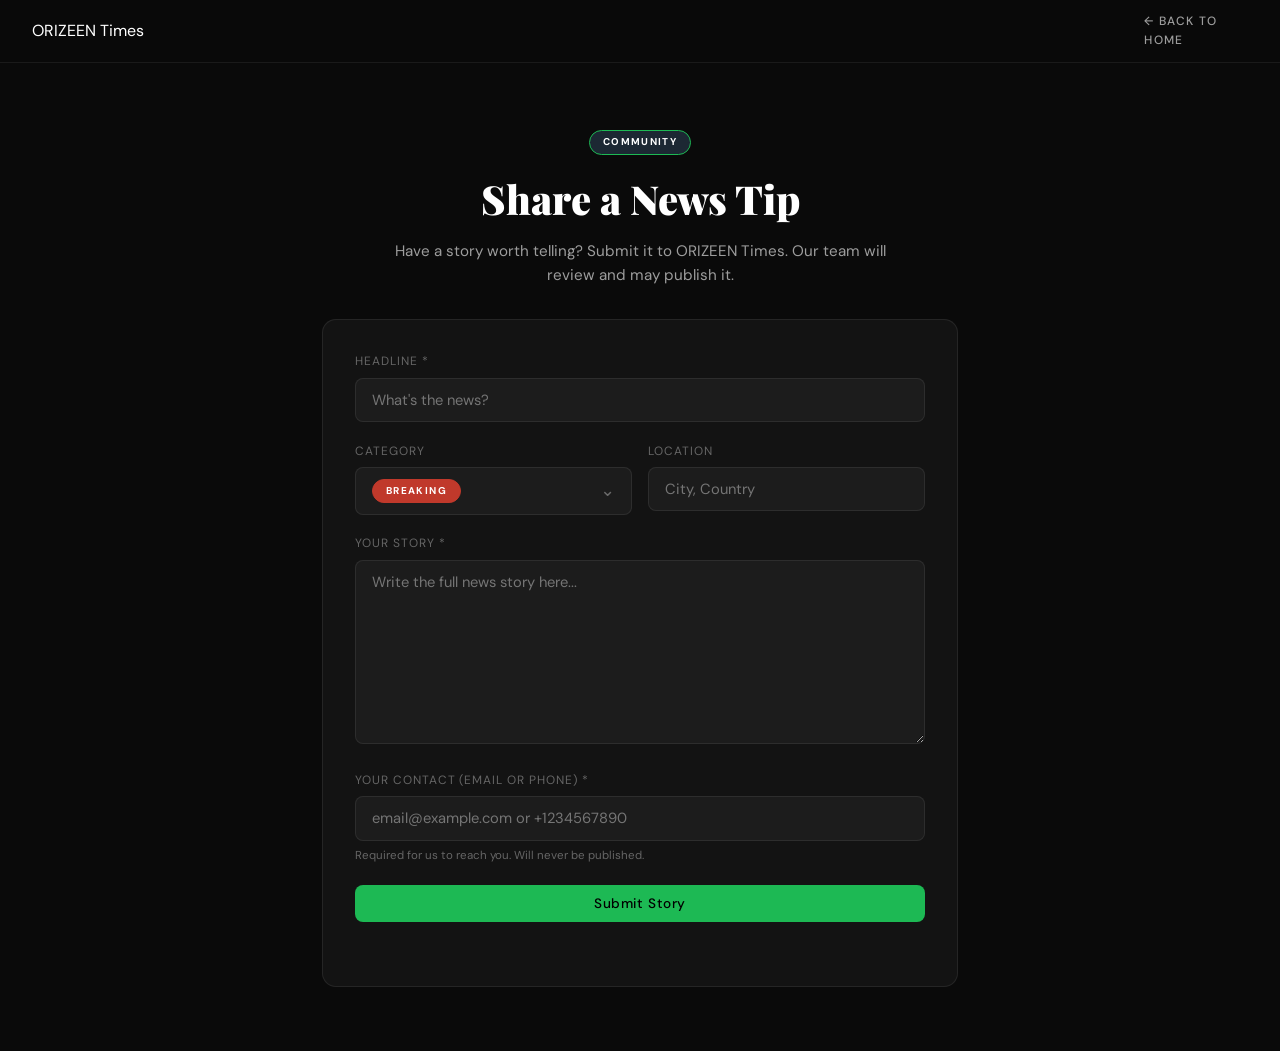
<file: submit.html>
<!DOCTYPE html>
<html lang="en">
<head>
  <meta charset="UTF-8"/>
  <meta name="viewport" content="width=device-width, initial-scale=1.0"/>
  <title>Share News — ORIZEEN Times</title>
  <link rel="stylesheet" href="style.css"/>
  <link rel="preconnect" href="https://fonts.googleapis.com">
  <link href="https://fonts.googleapis.com/css2?family=Playfair+Display:ital,wght@0,700;0,900;1,400&family=DM+Sans:wght@300;400;500&display=swap" rel="stylesheet">
<!-- Favicon -->
<link rel="icon" type="image/jpeg" href="https://i.ibb.co/rGmrygt3/Picsart-26-05-26-11-05-56-835.jpg"/>
<link rel="apple-touch-icon" href="https://i.ibb.co/rGmrygt3/Picsart-26-05-26-11-05-56-835.jpg"/>

<!-- Social thumbnail (shown in search results, bookmarks, link previews) -->
<meta property="og:image" content="https://i.ibb.co/9HJgqzfp/Picsart-26-05-26-08-14-42-179.png"/>
<meta property="og:site_name" content="ORIZEEN Times"/>
<meta property="og:type" content="website"/>
<meta name="twitter:card" content="summary_large_image"/>
<meta name="twitter:image" content="https://i.ibb.co/9HJgqzfp/Picsart-26-05-26-08-14-42-179.png"/>
</head>
<body>

  <header class="site-header">
    <div class="header-inner">
      <a href="index.html" class="logo">
        <span class="logo-main">ORIZEEN</span>
        <span class="logo-sub">Times</span>
      </a>
      <nav class="main-nav">
        <a href="index.html">← Back to Home</a>
      </nav>
    </div>
  </header>

  <main class="submit-page">
    <div class="submit-wrap">
      <div class="submit-header">
        <span class="category-badge world">COMMUNITY</span>
        <h1 class="submit-title">Share a News Tip</h1>
        <p class="submit-sub">Have a story worth telling? Submit it to ORIZEEN Times. Our team will review and may publish it.</p>
      </div>

      <div class="admin-card" id="submitForm">
        <div class="form-group">
          <label>Headline *</label>
          <input type="text" id="sTitle" class="admin-input" placeholder="What's the news?"/>
        </div>
        <div class="form-row">
          <div class="form-group">
            <label>Category</label>
            <div class="custom-select" id="sCategorySelect">
              <div class="custom-select-trigger" id="sCategoryTrigger">
                <span class="category-badge breaking" id="sCategoryBadge">BREAKING</span>
                <span class="custom-select-arrow">&#8964;</span>
              </div>
              <div class="custom-select-dropdown" id="sCategoryDropdown">
                <div class="custom-option" data-value="BREAKING"><span class="category-badge breaking">BREAKING</span></div>
                <div class="custom-option" data-value="WORLD"><span class="category-badge world">WORLD</span></div>
                <div class="custom-option" data-value="POLITICS"><span class="category-badge politics">POLITICS</span></div>
                <div class="custom-option" data-value="TECH"><span class="category-badge tech">TECH</span></div>
                <div class="custom-option" data-value="BUSINESS"><span class="category-badge business">BUSINESS</span></div>
                <div class="custom-option" data-value="SPORTS"><span class="category-badge sports">SPORTS</span></div>
                <div class="custom-option" data-value="CULTURE"><span class="category-badge culture">CULTURE</span></div>
                <div class="custom-option" data-value="SCIENCE"><span class="category-badge science">SCIENCE</span></div>
                <div class="custom-option" data-value="OPINION"><span class="category-badge opinion">OPINION</span></div>
              </div>
              <input type="hidden" id="sCategory" value="BREAKING"/>
            </div>
          </div>
          <div class="form-group">
            <label>Location</label>
            <input type="text" id="sLocation" class="admin-input" placeholder="City, Country"/>
          </div>
        </div>
        <div class="form-group">
          <label>Your Story *</label>
          <textarea id="sContent" class="admin-input" rows="8" placeholder="Write the full news story here..."></textarea>
        </div>
        <div class="form-group">
          <label>Your Contact (Email or Phone) *</label>
          <input type="text" id="sContact" class="admin-input" placeholder="email@example.com or +1234567890"/>
          <p class="field-note">Required for us to reach you. Will never be published.</p>
        </div>
        <button class="admin-btn green" onclick="submitNews()" style="width:100%">
          Submit Story
        </button>
        <p class="form-msg" id="submitMsg"></p>
      </div>

      <div class="submit-success" id="submitSuccess" style="display:none">
        <div class="success-icon">✅</div>
        <h2>Submitted Successfully!</h2>
        <p>Thank you for sharing. Our team will review your story and contact you if it gets published.</p>
        <a href="index.html" class="admin-btn green" style="display:inline-block;margin-top:1.5rem">
          Back to Home
        </a>
      </div>
    </div>
  </main>

  <script src="config.js"></script>
  <script src="theme.js"></script>
  <script src="submit.js"></script>
</body>
</html>
</file>
<file: style.css>
/* ================================
   ORIZEEN TIMES — GLOBAL STYLES
   ================================ */

:root {
  --bg: #0A0A0A;
  --bg2: #111111;
  --surface: rgba(255,255,255,0.04);
  --border: rgba(255,255,255,0.08);
  --text: #FFFFFF;
  --text2: rgba(255,255,255,0.6);
  --text3: rgba(255,255,255,0.35);
  --green: #1DB954;
  --gold: #C9A84C;
  --red: #C0392B;
  --black: #0A0A0A;
  --white: #FFFFFF;
  --green-dark: #145A32;
  --glass: rgba(255,255,255,0.08);
  --font-display: 'Playfair Display', Georgia, serif;
  --font-body: 'DM Sans', system-ui, sans-serif;
  --shadow: 0 4px 24px rgba(29,185,84,0.15);
  --shadow-card: 0 4px 32px rgba(29,185,84,0.12);
  --header-bg: rgba(10,10,10,0.95);
  --ticker-bg: rgba(0,0,0,0.5);
  --ticker-text: rgba(255,255,255,0.55);
  --nav-text: rgba(255,255,255,0.6);
  --date-text: rgba(255,255,255,0.35);
  --card-no-img: #111111;
}

[data-theme="light"] {
  --bg: #F5F5F0;
  --bg2: #EAEAE4;
  --surface: rgba(0,0,0,0.03);
  --border: rgba(0,0,0,0.1);
  --text: #0A0A0A;
  --text2: rgba(0,0,0,0.6);
  --text3: rgba(0,0,0,0.4);
  --black: #0A0A0A;
  --white: #0A0A0A;
  --glass: rgba(0,0,0,0.06);
  --shadow: 0 4px 24px rgba(0,0,0,0.08);
  --shadow-card: 0 4px 24px rgba(0,0,0,0.1);
  --header-bg: rgba(245,245,240,0.97);
  --ticker-bg: rgba(0,0,0,0.06);
  --ticker-text: rgba(0,0,0,0.55);
  --nav-text: rgba(0,0,0,0.6);
  --date-text: rgba(0,0,0,0.4);
  --card-no-img: #DEDED8;
}

[data-theme="dark"] {
  --bg: #0A0A0A;
  --bg2: #111111;
  --surface: rgba(255,255,255,0.04);
  --border: rgba(255,255,255,0.08);
  --text: #FFFFFF;
  --text2: rgba(255,255,255,0.6);
  --text3: rgba(255,255,255,0.35);
  --black: #0A0A0A;
  --white: #FFFFFF;
  --glass: rgba(255,255,255,0.08);
  --shadow: 0 4px 24px rgba(29,185,84,0.15);
  --shadow-card: 0 4px 32px rgba(29,185,84,0.12);
  --header-bg: rgba(10,10,10,0.95);
  --ticker-bg: rgba(0,0,0,0.5);
  --ticker-text: rgba(255,255,255,0.55);
  --nav-text: rgba(255,255,255,0.6);
  --date-text: rgba(255,255,255,0.35);
  --card-no-img: #111111;
}

*, *::before, *::after { box-sizing: border-box; margin: 0; padding: 0; }
html { scroll-behavior: smooth; }

body {
  background: var(--bg);
  color: var(--text);
  font-family: var(--font-body);
  font-size: 16px;
  line-height: 1.6;
  min-height: 100vh;
  transition: background 0.4s ease, color 0.4s ease;
}

a { color: inherit; text-decoration: none; }
img { width: 100%; display: block; object-fit: cover; }

/* === HEADER === */
.site-header {
  position: sticky; top: 0; z-index: 100;
  background: rgba(10,10,10,0.98) !important;
  backdrop-filter: blur(20px);
  border-bottom: 1px solid rgba(255,255,255,0.07);
  transition: none;
}

.logo-bar {
  display: flex;
  justify-content: center;
  align-items: center;
  padding: 0.5rem 0;
  border-bottom: 1px solid rgba(255,255,255,0.06);
  width: 100%;
  max-height: 120px;
  overflow: hidden;
  transition: max-height 0.4s ease, padding 0.4s ease, opacity 0.3s ease;
  opacity: 1;
}

.logo-bar.hidden {
  max-height: 0;
  padding: 0;
  opacity: 0;
  border-bottom: none;
}
.logo {
  display: block;
  width: 100%;
}

.logo-img {
  width: 40%;
  height: auto;
  display: block;
  object-fit: contain;
  margin: 0 auto;
}

.header-inner {
  max-width: 1280px; margin: 0 auto;
  padding: 0.75rem 2rem;
  display: flex; align-items: center;
  justify-content: center; gap: 1.5rem;
}

.main-nav { display: flex; gap: 1.5rem; flex-wrap: wrap; }
.main-nav a {
  font-size: 0.75rem; font-weight: 500;
  letter-spacing: 0.1em; text-transform: uppercase;
  color: var(--nav-text);
  transition: color 0.2s;
}
.main-nav a:hover { color: var(--green); }

.live-date {
  font-size: 0.7rem; color: var(--date-text);
  white-space: nowrap; letter-spacing: 0.04em;
}

/* === DATE PANEL === */
.date-panel {
  background: var(--bg2);
  border-bottom: 1px solid var(--border);
  padding: 0.5rem 2rem;
  transition: background 0.4s ease;
}
.date-panel-inner {
  max-width: 1280px;
  margin: 0 auto;
  display: flex;
  align-items: center;
  gap: 0.75rem;
  font-size: 0.72rem;
  color: var(--text3);
  letter-spacing: 0.08em;
  text-transform: uppercase;
  font-family: var(--font-body);
}
.date-panel-day { color: var(--green); font-weight: 600; }
.date-panel-divider { opacity: 0.3; }
.date-panel-edition { color: var(--gold); font-weight: 500; }

/* === TICKER === */
.ticker-bar {
  display: flex; align-items: center;
  overflow: hidden; height: 2rem;
  border-top: 1px solid var(--border);
  background: var(--ticker-bg);
  transition: background 0.4s ease;
}
.ticker-label {
  background: var(--green); color: #000;
  font-size: 0.6rem; font-weight: 700;
  letter-spacing: 0.15em; padding: 0 1rem;
  height: 100%; display: flex;
  align-items: center; flex-shrink: 0;
}
.ticker-wrap { overflow: hidden; flex: 1; }
.ticker-track {
  display: flex; gap: 3rem;
  animation: ticker 35s linear infinite;
  white-space: nowrap; padding-left: 2rem;
}
.ticker-item { font-size: 0.72rem; color: var(--ticker-text); }
.ticker-item a { color: var(--ticker-text); }
.ticker-item a:hover { color: var(--green); }
@keyframes ticker {
  0% { transform: translateX(0); }
  100% { transform: translateX(-50%); }
}

/* === FEATURED SECTION === */
.featured-section {
  border-bottom: 1px solid var(--border);
  padding: 3rem 2rem;
}
.featured-inner { max-width: 1280px; margin: 0 auto; }
.featured-card-wrap { display: flex; justify-content: flex-start; }

.photocard {
  display: grid;
  grid-template-columns: 380px 1fr;
  gap: 2rem;
  align-items: start;
  background: var(--surface);
  border: 1px solid var(--border);
  border-radius: 14px;
  overflow: hidden;
  max-width: 860px;
  width: 100%;
  transition: border-color 0.3s, box-shadow 0.3s;
  text-decoration: none;
  color: inherit;
}
.photocard:hover {
  border-color: rgba(29,185,84,0.3);
  box-shadow: 0 8px 40px rgba(0,0,0,0.3);
}
.photocard-img-wrap {
  position: relative;
  aspect-ratio: 1 / 1;
  overflow: hidden;
  background: var(--card-no-img);
  flex-shrink: 0;
}
.photocard-img-wrap img {
  width: 100%; height: 100%;
  object-fit: cover; display: block;
  transition: transform 0.4s ease;
}
.photocard:hover .photocard-img-wrap img { transform: scale(1.03); }
.photocard-img-wrap .category-badge {
  position: absolute; top: 0.75rem; left: 0.75rem;
}
.photocard-no-img {
  width: 100%; height: 100%;
  background: var(--card-no-img);
}
.photocard-body {
  padding: 2rem 2rem 2rem 0;
  display: flex; flex-direction: column;
  gap: 0.75rem; justify-content: center;
}
.photocard-title {
  font-family: var(--font-display);
  font-size: clamp(1.4rem, 2.5vw, 2rem);
  font-weight: 900; line-height: 1.2;
  color: var(--text);
}
.photocard-excerpt {
  font-size: 0.92rem;
  color: var(--text2);
  line-height: 1.65;
  display: -webkit-box;
  -webkit-line-clamp: 3;
  -webkit-box-orient: vertical;
  overflow: hidden;
}
.photocard-meta {
  display: flex; gap: 1.25rem;
  font-size: 0.75rem; color: var(--text3);
  flex-wrap: wrap;
}
.photocard-read {
  display: inline-block;
  font-size: 0.8rem; font-weight: 500;
  color: var(--green); letter-spacing: 0.05em;
  margin-top: 0.5rem; transition: letter-spacing 0.2s;
}
.photocard:hover .photocard-read { letter-spacing: 0.1em; }

.photocard-source {
  font-size: 0.72rem; color: var(--text3); margin-top: 0.35rem;
}
.photocard-source a { color: var(--green); text-decoration: none; }
.photocard-source a:hover { text-decoration: underline; }

.featured-star {
  position: absolute; top: 12px; right: 12px;
  background: var(--gold); color: #000;
  font-size: 0.7rem; font-weight: 800;
  padding: 4px 10px; border-radius: 999px; letter-spacing: 1px;
}

@media (max-width: 640px) {
  .photocard { grid-template-columns: 1fr; }
  .photocard-img-wrap {
    aspect-ratio: 1 / 1;
    width: 100%;
    min-height: unset;
  }
  .photocard-body { padding: 1.25rem; }
}

/* === CATEGORY BADGES === */
.category-badge {
  display: inline-block;
  padding: 0.22rem 0.8rem;
  border-radius: 999px;
  font-size: 0.62rem; font-weight: 700;
  letter-spacing: 0.14em; text-transform: uppercase;
  background: var(--glass);
  border: 1px solid var(--green);
  color: var(--text);
}
.category-badge.breaking { background: var(--red); border-color: var(--red); color: #fff; }
.category-badge.politics { background: var(--green-dark); border-color: var(--gold); color: #fff; }
.category-badge.business { background: var(--gold); border-color: var(--gold); color: #000; }
.category-badge.sports { background: var(--green); border-color: var(--green); color: #000; }
.category-badge.culture { background: #1A1A2E; border-color: var(--gold); color: var(--gold); }
.category-badge.science { background: #117A65; border-color: #1ABC9C; color: #fff; }
.category-badge.exclusive { background: #0A0A0A; border-color: var(--gold); color: var(--gold); }
.category-badge.orizeenals { background: #0A0A0A; border-color: var(--gold); color: var(--gold); box-shadow: 0 0 8px rgba(201,168,76,0.3); }
.category-badge.tech { background: #0E6655; border-color: var(--green); color: var(--green); }
.category-badge.opinion { background: transparent; border-color: var(--red); color: var(--text); }
.category-badge.world { background: #1C2833; border-color: var(--green); color: #fff; }

/* === ARTICLES SECTION === */
.articles-section {
  max-width: 1280px; margin: 0 auto;
  padding: 4rem 2rem;
}
.section-header {
  display: flex; align-items: center;
  gap: 1.5rem; margin-bottom: 2.5rem;
}
.section-header h2 {
  font-family: var(--font-display);
  font-size: 0.9rem; font-weight: 700;
  letter-spacing: 0.14em; text-transform: uppercase;
  color: var(--text3); white-space: nowrap;
}
.section-line {
  flex: 1; height: 1px;
  background: linear-gradient(to right, rgba(29,185,84,0.35), transparent);
}
.articles-grid {
  display: grid;
  grid-template-columns: repeat(auto-fill, minmax(290px, 1fr));
  gap: 1.75rem;
}
.no-articles { color: var(--text3); font-size: 0.9rem; padding: 2rem 0; }

/* === ARTICLE CARD === */
.article-card {
  background: var(--surface);
  border: 1px solid var(--border);
  border-radius: 16px;
  border-left: 3px solid var(--card-accent, var(--green));
  overflow: hidden;
  display: grid;
  grid-template-columns: 1fr 180px;
  gap: 0;
  align-items: center;
  box-shadow: var(--shadow-card);
  transition: transform 0.2s ease, box-shadow 0.3s ease, border-color 0.2s ease;
}
.article-card:hover {
  transform: translateY(-3px);
  box-shadow: 0 8px 40px rgba(29,185,84,0.2);
  border-color: rgba(29,185,84,0.25);
}

[data-theme="light"] .article-card:hover {
  box-shadow: 0 8px 32px rgba(0,0,0,0.15);
  border-color: rgba(0,0,0,0.15);
}

.card-image {
  order: 2;
  position: relative;
  aspect-ratio: 1 / 1;
  overflow: hidden;
  background: var(--card-no-img);
  border-radius: 10px;
  margin: 1rem 1rem 1rem 0;
}
.card-image img { height: 100%; transition: transform 0.45s ease; }
.article-card:hover .card-image img { transform: scale(1.04); }
.card-image .category-badge { position: absolute; top: 0.5rem; left: 0.5rem; }
.card-no-img {
  width: 100%; height: 100%;
  background: var(--card-no-img);
}
.card-body {
  order: 1;
  padding: 1.25rem;
}
.card-title {
  font-family: var(--font-display);
  font-size: 1rem; font-weight: 700;
  line-height: 1.35; margin-bottom: 0.4rem;
  color: var(--text);
}
.card-title a { color: var(--text); text-decoration: none; }
.card-title a:hover { color: var(--green); }
.card-excerpt {
  font-size: 0.8rem;
  color: var(--text2);
  line-height: 1.55; margin-bottom: 0.75rem;
  display: -webkit-box;
  -webkit-line-clamp: 2;
  -webkit-box-orient: vertical;
  overflow: hidden;
}
.card-meta {
  display: flex; gap: 0.75rem; flex-wrap: wrap;
  font-size: 0.7rem; color: var(--text3);
  margin-top: 0.5rem;
}
.card-source {
  font-size: 0.72rem; color: var(--text3); margin-top: 0.35rem;
}
.card-source a { color: var(--green); text-decoration: none; }
.card-source a:hover { text-decoration: underline; }

/* === LOAD MORE === */
.load-more-wrap { text-align: center; padding: 2rem 0; }
.load-more-btn {
  background: transparent;
  border: 1px solid rgba(29,185,84,0.4);
  color: var(--green); padding: 0.7rem 2.5rem;
  border-radius: 6px; font-size: 0.82rem;
  font-family: var(--font-body);
  letter-spacing: 0.1em; text-transform: uppercase;
  cursor: pointer; transition: background 0.2s, border-color 0.2s;
}
.load-more-btn:hover {
  background: rgba(29,185,84,0.1);
  border-color: var(--green);
}

/* === POST PAGE === */
.post-body-wrap {
  max-width: 100%;
  padding: 3rem 4rem 5rem;
}
@media (max-width: 768px) {
  .post-body-wrap { padding: 2rem 1.25rem 4rem; }
}
.post-hero {
  width: min(600px, 100%);
  aspect-ratio: 1 / 1;
  overflow: hidden;
  border-radius: 12px;
  margin: 0 auto 2rem;
}
@media (max-width: 640px) {
  .post-hero { width: 100%; }
}
.post-hero img { width: 100%; height: 100%; object-fit: cover; display: block; }
.post-header {
  margin-bottom: 2rem;
  display: flex; flex-direction: column; gap: 0.75rem;
}
.post-divider { width: 3rem; height: 2px; background: var(--green); margin-top: 0.5rem; }
.post-title {
  font-family: var(--font-display);
  font-size: clamp(1.8rem, 4vw, 3rem);
  font-weight: 900; line-height: 1.15;
  margin: 0.75rem 0;
  color: var(--text);
}
.post-meta {
  display: flex; gap: 1.5rem; flex-wrap: wrap;
  font-size: 0.78rem; color: var(--text2);
  letter-spacing: 0.04em;
}
.post-body {
  font-size: 1.05rem; line-height: 1.9;
  color: var(--text2);
}
.post-body p { margin-bottom: 1.5rem; }
.post-body a { color: var(--green); border-bottom: 1px solid rgba(29,185,84,0.3); }
.back-link {
  display: inline-block; margin-top: 3rem;
  font-size: 0.82rem; color: var(--text3);
  letter-spacing: 0.08em; text-transform: uppercase;
  border-bottom: 1px solid var(--border);
  transition: color 0.2s;
}
.back-link:hover { color: var(--green); }

/* === FOOTER === */
.site-footer {
  background: #0A0A0A !important;
  border-top: 1px solid rgba(255,255,255,0.07) !important;
  padding: 3rem 2rem;
  text-align: center;
  color: rgba(255,255,255,0.6) !important;
}
.footer-inner { max-width: 1280px; margin: 0 auto; }
.footer-logo {
  display: flex; justify-content: center; margin-bottom: 0.75rem;
}
.footer-logo-img { height: 50px; width: auto; object-fit: contain; opacity: 0.8; }
.footer-copy { font-size: 0.72rem; color: var(--text3); text-align: center; margin-top: 1rem; }
.footer-legal {
  display: flex; flex-wrap: wrap; gap: 1rem;
  justify-content: center; margin: 1rem 0 0.5rem;
}
.footer-legal a {
  font-size: 0.72rem; color: var(--text3);
  text-decoration: none; letter-spacing: 0.05em; transition: color 0.2s;
}
.footer-legal a:hover { color: var(--green); }

/* === SOCIAL BADGES === */
.social-links {
  display: flex; justify-content: center;
  gap: 0.75rem; margin-bottom: 1.25rem;
}
.social-badge {
  display: flex; align-items: center; justify-content: center;
  width: 38px; height: 38px; border-radius: 999px;
  border: 1px solid var(--border); color: var(--text2);
  transition: color 0.2s, border-color 0.2s, background 0.2s, transform 0.2s;
}
.social-badge:hover { transform: translateY(-2px); }
.social-badge.threads:hover { color: var(--text); border-color: var(--text); background: var(--surface); }
.social-badge.x:hover { color: var(--text); border-color: var(--text); background: var(--surface); }
.social-badge.instagram:hover { color: #E1306C; border-color: #E1306C; background: rgba(225,48,108,0.08); }
.social-badge.facebook:hover { color: #1877F2; border-color: #1877F2; background: rgba(24,119,242,0.08); }
.social-badge.hikmah:hover { border-color: #00A86B; color: #00A86B; background: rgba(0,168,107,0.08); }
.social-badge.kotha:hover { border-color: #4A90E2; color: #4A90E2; background: rgba(74,144,226,0.08); }

/* === ADMIN === */
.admin-body { background: var(--bg); }
.login-screen {
  min-height: 100vh; display: flex;
  align-items: center; justify-content: center;
  background: var(--bg);
}
.login-box {
  background: var(--surface);
  border: 1px solid var(--border);
  border-radius: 16px; padding: 3rem;
  width: 100%; max-width: 400px;
}
.login-title {
  font-family: var(--font-display);
  font-size: 1.4rem; margin-bottom: 1.5rem;
  text-align: center; color: var(--text);
}
.login-error { color: var(--red); font-size: 0.82rem; margin-top: 0.75rem; text-align: center; }

.admin-header {
  background: var(--header-bg);
  backdrop-filter: blur(20px);
  border-bottom: 1px solid var(--border);
  padding: 1rem 2rem;
  display: flex; align-items: center; gap: 1.5rem;
  position: sticky; top: 0; z-index: 100;
}
.admin-badge {
  font-size: 0.65rem; letter-spacing: 0.15em;
  text-transform: uppercase; color: var(--green);
  border: 1px solid rgba(29,185,84,0.3);
  padding: 0.2rem 0.7rem; border-radius: 999px;
}
.admin-inner {
  max-width: 900px; margin: 0 auto;
  padding: 2.5rem 1.5rem;
  display: flex; flex-direction: column; gap: 2rem;
}
.admin-card {
  background: var(--surface);
  border: 1px solid var(--border);
  border-radius: 14px; padding: 2rem;
}
.admin-card h3 {
  font-family: var(--font-display);
  font-size: 1.15rem; margin-bottom: 1.5rem;
  color: var(--text);
}
.form-group { margin-bottom: 1.2rem; }
.form-group label {
  display: block; font-size: 0.75rem;
  letter-spacing: 0.08em; text-transform: uppercase;
  color: var(--text3); margin-bottom: 0.4rem;
}
.form-row { display: grid; grid-template-columns: 1fr 1fr; gap: 1rem; }
.admin-input {
  width: 100%; background: var(--surface);
  border: 1px solid var(--border);
  border-radius: 8px; padding: 0.7rem 1rem;
  color: var(--text); font-family: var(--font-body);
  font-size: 0.92rem; transition: border-color 0.2s;
  resize: vertical;
}
.admin-input:focus { outline: none; border-color: rgba(29,185,84,0.5); }
select.admin-input { cursor: pointer; }
option { background: var(--bg2); color: var(--text); }

.form-actions { display: flex; gap: 1rem; margin-top: 1rem; }
.form-msg { font-size: 0.82rem; margin-top: 0.75rem; min-height: 1.2rem; }

.admin-btn {
  padding: 0.65rem 1.5rem;
  border-radius: 8px; border: none;
  font-family: var(--font-body);
  font-size: 0.85rem; font-weight: 500;
  cursor: pointer; transition: opacity 0.2s, transform 0.15s;
  letter-spacing: 0.04em;
}
.admin-btn:hover { opacity: 0.85; transform: translateY(-1px); }
.admin-btn:active { transform: translateY(0); }
.admin-btn.green { background: var(--green); color: #000; }
.admin-btn.red { background: var(--red); color: #fff; }
.admin-btn.ghost {
  background: transparent;
  border: 1px solid var(--border);
  color: var(--text2);
}
.admin-btn.small { padding: 0.35rem 0.9rem; font-size: 0.75rem; }

.admin-list { display: flex; flex-direction: column; gap: 0.75rem; }
.admin-list-item {
  display: flex; justify-content: space-between;
  align-items: center; gap: 1rem;
  padding: 0.9rem 1rem;
  background: var(--surface);
  border: 1px solid var(--border);
  border-radius: 8px; flex-wrap: wrap;
}
.admin-list-info { display: flex; align-items: center; gap: 0.75rem; flex: 1; flex-wrap: wrap; }
.admin-list-cat {
  font-size: 0.6rem; font-weight: 700;
  letter-spacing: 0.12em; text-transform: uppercase;
  padding: 0.15rem 0.6rem; border-radius: 999px;
  border: 1px solid var(--green); color: var(--text);
}
.admin-list-title { font-size: 0.88rem; color: var(--text2); flex: 1; }
.admin-list-date { font-size: 0.72rem; color: var(--text3); white-space: nowrap; }
.admin-list-actions { display: flex; gap: 0.5rem; }

/* === CUSTOM CATEGORY SELECT === */
.custom-select { position: relative; user-select: none; }
.custom-select-trigger {
  display: flex; align-items: center;
  justify-content: space-between;
  padding: 0.65rem 1rem;
  background: var(--surface);
  border: 1px solid var(--border);
  border-radius: 8px; cursor: pointer; transition: border-color 0.2s;
}
.custom-select-trigger:hover { border-color: rgba(29,185,84,0.5); }
.custom-select.open .custom-select-trigger {
  border-color: rgba(29,185,84,0.5);
  border-bottom-left-radius: 0; border-bottom-right-radius: 0;
}
.custom-select-arrow {
  font-size: 1.1rem; color: var(--text3);
  transition: transform 0.25s; line-height: 1;
}
.custom-select.open .custom-select-arrow { transform: rotate(180deg); }
.custom-select-dropdown {
  display: none; position: absolute;
  top: 100%; left: 0; right: 0;
  background: var(--bg2);
  border: 1px solid rgba(29,185,84,0.3);
  border-top: none;
  border-bottom-left-radius: 8px; border-bottom-right-radius: 8px;
  z-index: 50; overflow: hidden;
  box-shadow: 0 12px 40px rgba(0,0,0,0.3);
}
.custom-select.open .custom-select-dropdown { display: block; }
.custom-option {
  padding: 0.75rem 1rem; cursor: pointer;
  transition: background 0.15s; display: flex; align-items: center;
}
.custom-option:hover { background: var(--surface); }
.custom-option.selected { background: rgba(29,185,84,0.07); }

/* === SUBMIT PAGE === */
.submit-page { max-width: 700px; margin: 0 auto; padding: 4rem 2rem; }
.submit-wrap { display: flex; flex-direction: column; gap: 2rem; }
.submit-header { text-align: center; }
.submit-title {
  font-family: var(--font-display);
  font-size: 2.5rem; font-weight: 900;
  margin: 0.75rem 0 0.5rem; color: var(--text);
}
.submit-sub { font-size: 0.95rem; color: var(--text2); max-width: 500px; margin: 0 auto; line-height: 1.6; }
.field-note { font-size: 0.72rem; color: var(--text3); margin-top: 0.4rem; }
.submit-success {
  text-align: center; padding: 4rem 2rem;
  background: rgba(29,185,84,0.05);
  border: 1px solid rgba(29,185,84,0.2); border-radius: 14px;
}
.success-icon { font-size: 3rem; margin-bottom: 1rem; }
.submit-success h2 { font-family: var(--font-display); font-size: 1.8rem; margin-bottom: 0.75rem; color: var(--text); }
.submit-success p { color: var(--text2); }

/* === SUBMISSION STATUS === */
.sub-status {
  font-size: 0.6rem; font-weight: 700;
  letter-spacing: 0.12em; text-transform: uppercase;
  padding: 0.15rem 0.6rem; border-radius: 999px;
}
.sub-pending { background: rgba(201,168,76,0.15); color: var(--gold); border: 1px solid var(--gold); }
.sub-approved { background: rgba(29,185,84,0.15); color: var(--green); border: 1px solid var(--green); }
.sub-rejected { background: rgba(192,57,43,0.15); color: var(--red); border: 1px solid var(--red); }

/* === LEGAL PAGES === */
.legal-page {
  max-width: 800px; margin: 3rem auto;
  padding: 0 2rem 4rem; line-height: 1.8;
}
.legal-page h1 {
  font-family: var(--font-display); font-size: 2rem;
  color: var(--text); margin-bottom: 0.5rem;
  border-bottom: 2px solid var(--green); padding-bottom: 0.75rem;
}
.legal-page h2 {
  font-size: 1.1rem; color: var(--gold);
  margin-top: 2rem; margin-bottom: 0.5rem;
  text-transform: uppercase; letter-spacing: 0.05em;
}
.legal-page p { margin-bottom: 1rem; color: var(--text2); }
.legal-page a { color: var(--green); text-decoration: none; }
.legal-page a:hover { text-decoration: underline; }

/* === RESPONSIVE === */
@media (max-width: 768px) {
  .header-inner { padding: 0.85rem 1rem; flex-wrap: wrap; }
  .main-nav {
    display: flex; overflow-x: auto; gap: 1rem;
    width: 100%; padding-bottom: 0.5rem; scrollbar-width: none;
  }
  .main-nav::-webkit-scrollbar { display: none; }
  .main-nav a { white-space: nowrap; font-size: 0.7rem; }
  .live-date { display: none; }
  .articles-section { padding: 2rem 1rem; }
  .articles-grid { grid-template-columns: 1fr; }
  .article-card { grid-template-columns: 1fr 120px; }
  .card-image { margin: 0.75rem 0.75rem 0.75rem 0; }
  .post-body-wrap { padding: 2rem 1rem; }
  .post-title { font-size: 1.6rem; }
  .admin-inner { padding: 1.5rem 1rem; }
  .form-row { grid-template-columns: 1fr; }
  .admin-list-item { flex-direction: column; align-items: flex-start; }
  .login-box { padding: 2rem 1.25rem; margin: 1rem; }
  .logo-img { width: 70%; }
}

@media (max-width: 420px) {
  .article-card { grid-template-columns: 1fr; }
  .card-image { order: 1; margin: 0; border-radius: 0; aspect-ratio: 16/9; }
  .card-body { order: 2; padding: 1rem; }
  .logo-img { width: 90%; }
}

/* Always dark header/footer regardless of theme */
.site-header .main-nav a { color: rgba(255,255,255,0.6); }
.site-header .main-nav a:hover { color: #1DB954; }
.site-header .live-date { color: rgba(255,255,255,0.35); }
.site-header .logo-bar { border-bottom: 1px solid rgba(255,255,255,0.06); }
.site-footer .footer-legal a { color: rgba(255,255,255,0.35); }
.site-footer .footer-legal a:hover { color: #1DB954; }
.site-footer .footer-copy { color: rgba(255,255,255,0.2); }
.site-footer .social-badge { border-color: rgba(255,255,255,0.1); color: rgba(255,255,255,0.5); }
.date-panel { background: #111 !important; border-bottom: 1px solid rgba(255,255,255,0.06) !important; }
.date-panel-inner { color: rgba(255,255,255,0.35) !important; }
.ticker-bar { background: rgba(0,0,0,0.6) !important; border-top: 1px solid rgba(255,255,255,0.05) !important; }
.ticker-item { color: rgba(255,255,255,0.55) !important; }
.ticker-item a { color: rgba(255,255,255,0.55) !important; }

/* Rotating date panel */
.date-panel-rotating {
  position: relative;
  height: 1.2em;
  overflow: hidden;
  min-width: 300px;
}
.date-rotate-item {
  position: absolute;
  top: 0; left: 0;
  white-space: nowrap;
  opacity: 0;
  transform: translateY(8px);
  transition: opacity 0.5s ease, transform 0.5s ease;
  color: rgba(255,255,255,0.6);
  font-size: 0.72rem;
  letter-spacing: 0.06em;
}
.date-rotate-item.active {
  opacity: 1;
  transform: translateY(0);
                }

/* Base accent border stays */
.article-card[data-category="BREAKING"] { border-left-color: #C0392B; }
.article-card[data-category="POLITICS"] { border-left-color: #C9A84C; }
.article-card[data-category="TECH"] { border-left-color: #1DB954; }
.article-card[data-category="BUSINESS"] { border-left-color: #C9A84C; }
.article-card[data-category="SPORTS"] { border-left-color: #1DB954; }
.article-card[data-category="WORLD"] { border-left-color: #1DB954; }
.article-card[data-category="CULTURE"] { border-left-color: #C9A84C; }
.article-card[data-category="SCIENCE"] { border-left-color: #1ABC9C; }
.article-card[data-category="OPINION"] { border-left-color: #C0392B; }
.article-card[data-category="ORIZEENALS"] { border-left-color: #C9A84C; }

/* Full card dynamic background on hover */
.article-card[data-category="BREAKING"]:hover { background: rgba(192,57,43,0.08); border-color: rgba(192,57,43,0.4); box-shadow: 0 8px 40px rgba(192,57,43,0.2); }
.article-card[data-category="POLITICS"]:hover { background: rgba(201,168,76,0.08); border-color: rgba(201,168,76,0.4); box-shadow: 0 8px 40px rgba(201,168,76,0.2); }
.article-card[data-category="TECH"]:hover { background: rgba(29,185,84,0.08); border-color: rgba(29,185,84,0.4); box-shadow: 0 8px 40px rgba(29,185,84,0.2); }
.article-card[data-category="BUSINESS"]:hover { background: rgba(201,168,76,0.08); border-color: rgba(201,168,76,0.4); box-shadow: 0 8px 40px rgba(201,168,76,0.2); }
.article-card[data-category="SPORTS"]:hover { background: rgba(29,185,84,0.08); border-color: rgba(29,185,84,0.4); box-shadow: 0 8px 40px rgba(29,185,84,0.2); }
.article-card[data-category="WORLD"]:hover { background: rgba(29,185,84,0.06); border-color: rgba(29,185,84,0.3); box-shadow: 0 8px 40px rgba(29,185,84,0.15); }
.article-card[data-category="CULTURE"]:hover { background: rgba(201,168,76,0.08); border-color: rgba(201,168,76,0.4); box-shadow: 0 8px 40px rgba(201,168,76,0.2); }
.article-card[data-category="SCIENCE"]:hover { background: rgba(26,188,156,0.08); border-color: rgba(26,188,156,0.4); box-shadow: 0 8px 40px rgba(26,188,156,0.2); }
.article-card[data-category="OPINION"]:hover { background: rgba(192,57,43,0.08); border-color: rgba(192,57,43,0.4); box-shadow: 0 8px 40px rgba(192,57,43,0.2); }
.article-card[data-category="ORIZEENALS"]:hover { background: rgba(201,168,76,0.08); border-color: rgba(201,168,76,0.4); box-shadow: 0 8px 40px rgba(201,168,76,0.25); }

/* Featured + Ad layout */
.featured-with-ad {
  display: grid;
  grid-template-columns: 1fr 300px;
  gap: 2rem;
  align-items: start;
}

.featured-ad-slot {
  position: sticky;
  top: 120px;
}

.ad-placeholder {
  width: 100%;
  aspect-ratio: 1 / 1;
  background: var(--surface);
  border: 1px dashed rgba(255,255,255,0.12);
  border-radius: 14px;
  display: flex;
  flex-direction: column;
  align-items: center;
  justify-content: center;
  overflow: hidden;
  position: relative;
}

.ad-label {
  position: absolute;
  top: 8px;
  left: 50%;
  transform: translateX(-50%);
  font-size: 0.6rem;
  letter-spacing: 0.12em;
  text-transform: uppercase;
  color: rgba(255,255,255,0.2);
  white-space: nowrap;
}

.ad-img {
  width: 100%;
  height: 100%;
  object-fit: cover;
  border-radius: 14px;
}

/* Hide ad on mobile */
@media (max-width: 768px) {
  .featured-with-ad {
    grid-template-columns: 1fr;
  }
  .featured-ad-slot {
    display: none;
  }
}

.ad-link {
  display: block;
  width: 100%;
  height: 100%;
  border-radius: 14px;
  overflow: hidden;
  transition: opacity 0.2s ease, transform 0.2s ease;
}

.ad-link:hover {
  opacity: 0.9;
  transform: scale(1.02);
}

/* Force footer always black regardless of theme */
.site-footer,
.site-footer *,
.site-footer .footer-inner,
.site-footer .footer-copy,
.site-footer .footer-legal,
.site-footer .footer-legal a,
.site-footer .social-links,
.site-footer .social-badge,
.site-footer .footer-logo,
.site-footer .footer-logo-img {
  background-color: transparent !important;
}

.site-footer { background: #0A0A0A !important; }
.site-footer .footer-copy { color: rgba(255,255,255,0.2) !important; }
.site-footer .footer-legal a { color: rgba(255,255,255,0.35) !important; }
.site-footer .footer-legal a:hover { color: #1DB954 !important; }
.site-footer .social-badge { border-color: rgba(255,255,255,0.1) !important; color: rgba(255,255,255,0.5) !important; }
</file>
